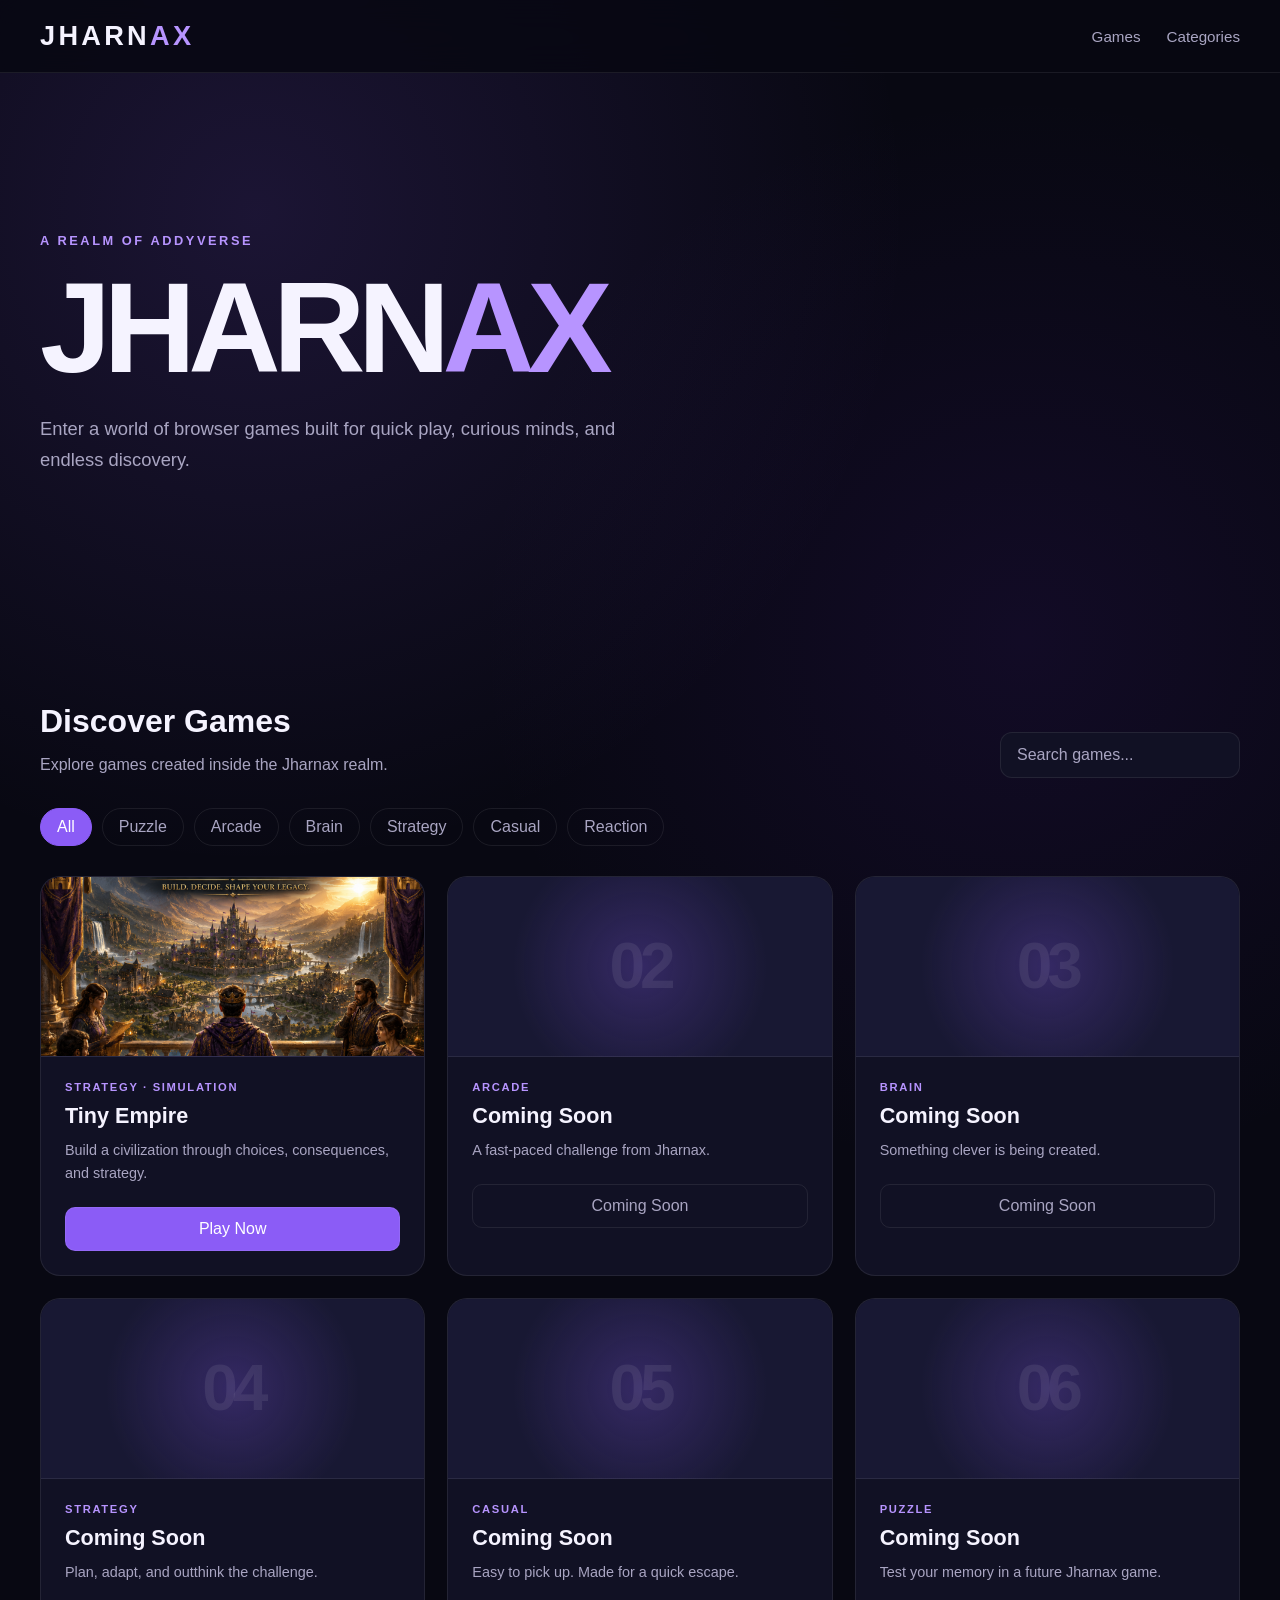
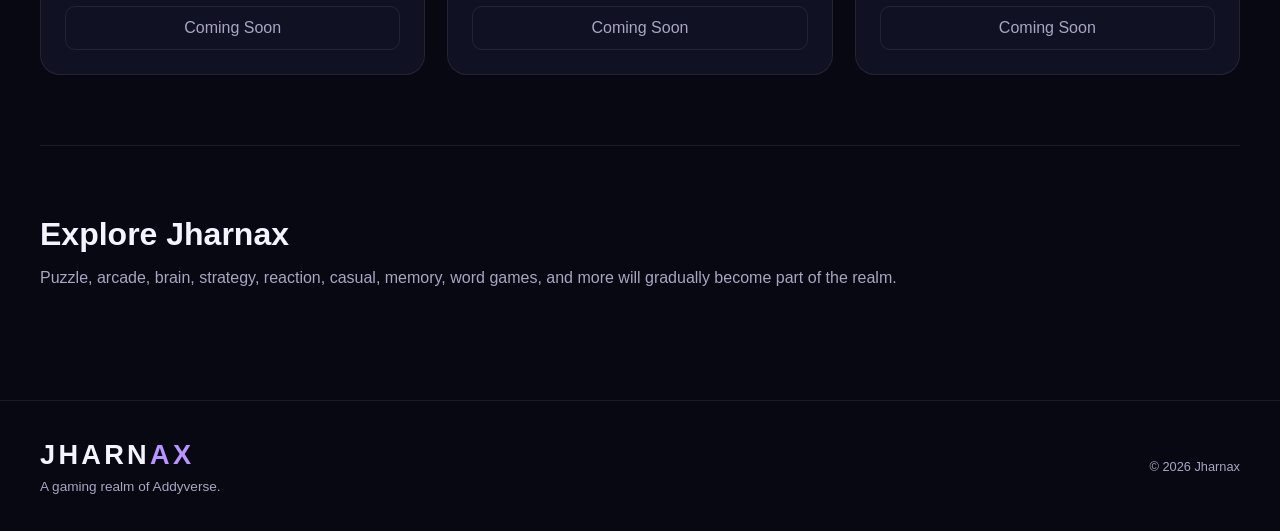
<file: index.html>
<!DOCTYPE html>
<html lang="en">

<head>

    <meta charset="UTF-8">

    <meta
        name="viewport"
        content="width=device-width, initial-scale=1.0"
    >

    <title>Jharnax — Gaming Realm of Addyverse</title>

    <meta
        name="description"
        content="Jharnax — a gaming realm of Addyverse featuring original browser games."
    >

    <link
        rel="stylesheet"
        href="style.css"
    >

</head>


<body>


    <!-- HEADER -->

    <header class="site-header">

        <nav class="navbar">


            <a
                href="index.html"
                class="brand"
            >
                JHARN<span>AX</span>
            </a>


            <div class="nav-links">

                <a href="#games">
                    Games
                </a>


                <a href="#categories">
                    Categories
                </a>

            </div>


        </nav>

    </header>



    <!-- MAIN -->

    <main>


        <!-- HERO -->

        <section class="hero">

            <div class="hero-content">


                <div class="hero-eyebrow">
                    A realm of Addyverse
                </div>


                <h1>
                    JHARN<span>AX</span>
                </h1>


                <p class="hero-text">
                    Enter a world of browser games built for quick play,
                    curious minds, and endless discovery.
                </p>


            </div>

        </section>



        <!-- GAMES -->

        <section
            class="section"
            id="games"
        >


            <div class="section-heading">


                <div>

                    <h2 class="section-title">
                        Discover Games
                    </h2>


                    <p class="section-description">
                        Explore games created inside the Jharnax realm.
                    </p>

                </div>



                <div class="game-search">

                    <input
                        type="search"
                        id="gameSearch"
                        placeholder="Search games..."
                        aria-label="Search games"
                    >

                </div>


            </div>



            <!-- FILTERS -->

            <div
                class="category-filters"
                id="categoryFilters"
            >


                <button
                    class="filter-button active"
                    data-category="all"
                    type="button"
                >
                    All
                </button>


                <button
                    class="filter-button"
                    data-category="puzzle"
                    type="button"
                >
                    Puzzle
                </button>


                <button
                    class="filter-button"
                    data-category="arcade"
                    type="button"
                >
                    Arcade
                </button>


                <button
                    class="filter-button"
                    data-category="brain"
                    type="button"
                >
                    Brain
                </button>


                <button
                    class="filter-button"
                    data-category="strategy"
                    type="button"
                >
                    Strategy
                </button>


                <button
                    class="filter-button"
                    data-category="casual"
                    type="button"
                >
                    Casual
                </button>


                <button
                    class="filter-button"
                    data-category="reaction"
                    type="button"
                >
                    Reaction
                </button>


            </div>



            <!-- GAME CARDS -->

            <div
                class="game-grid"
                id="gameGrid"
            >


                <!-- GAME 01 — TINY EMPIRE -->

                <article
                    class="game-card"
                    data-category="strategy"
                    data-name="Tiny Empire"
                >


                    <div class="game-card-visual">

                        <img
                            src="games/pulse-shift/images/tiny-empire.png"
                            alt="Tiny Empire"
                        >

                    </div>



                    <div class="game-card-content">


                        <div class="game-category">
                            STRATEGY · SIMULATION
                        </div>


                        <h3>
                            Tiny Empire
                        </h3>


                        <p>
                            Build a civilization through choices,
                            consequences, and strategy.
                        </p>


                        <a
                            class="game-button"
                            href="games/pulse-shift/index.html"
                        >
                            Play Now
                        </a>


                    </div>


                </article>



                <!-- GAME 02 — PLACEHOLDER -->

                <article
                    class="game-card"
                    data-category="arcade"
                    data-name="Arcade Game"
                >


                    <div class="game-card-visual">

                        <span>
                            02
                        </span>

                    </div>


                    <div class="game-card-content">


                        <div class="game-category">
                            ARCADE
                        </div>


                        <h3>
                            Coming Soon
                        </h3>


                        <p>
                            A fast-paced challenge from Jharnax.
                        </p>


                        <button
                            class="game-button"
                            type="button"
                            disabled
                        >
                            Coming Soon
                        </button>


                    </div>


                </article>



                <!-- GAME 03 — PLACEHOLDER -->

                <article
                    class="game-card"
                    data-category="brain"
                    data-name="Brain Game"
                >


                    <div class="game-card-visual">

                        <span>
                            03
                        </span>

                    </div>


                    <div class="game-card-content">


                        <div class="game-category">
                            BRAIN
                        </div>


                        <h3>
                            Coming Soon
                        </h3>


                        <p>
                            Something clever is being created.
                        </p>


                        <button
                            class="game-button"
                            type="button"
                            disabled
                        >
                            Coming Soon
                        </button>


                    </div>


                </article>



                <!-- GAME 04 — PLACEHOLDER -->

                <article
                    class="game-card"
                    data-category="strategy"
                    data-name="Strategy Game"
                >


                    <div class="game-card-visual">

                        <span>
                            04
                        </span>

                    </div>


                    <div class="game-card-content">


                        <div class="game-category">
                            STRATEGY
                        </div>


                        <h3>
                            Coming Soon
                        </h3>


                        <p>
                            Plan, adapt, and outthink the challenge.
                        </p>


                        <button
                            class="game-button"
                            type="button"
                            disabled
                        >
                            Coming Soon
                        </button>


                    </div>


                </article>



                <!-- GAME 05 — PLACEHOLDER -->

                <article
                    class="game-card"
                    data-category="casual"
                    data-name="Casual Game"
                >


                    <div class="game-card-visual">

                        <span>
                            05
                        </span>

                    </div>


                    <div class="game-card-content">


                        <div class="game-category">
                            CASUAL
                        </div>


                        <h3>
                            Coming Soon
                        </h3>


                        <p>
                            Easy to pick up. Made for a quick escape.
                        </p>


                        <button
                            class="game-button"
                            type="button"
                            disabled
                        >
                            Coming Soon
                        </button>


                    </div>


                </article>



                <!-- GAME 06 — PLACEHOLDER -->

                <article
                    class="game-card"
                    data-category="puzzle"
                    data-name="Memory Game"
                >


                    <div class="game-card-visual">

                        <span>
                            06
                        </span>

                    </div>


                    <div class="game-card-content">


                        <div class="game-category">
                            PUZZLE
                        </div>


                        <h3>
                            Coming Soon
                        </h3>


                        <p>
                            Test your memory in a future Jharnax game.
                        </p>


                        <button
                            class="game-button"
                            type="button"
                            disabled
                        >
                            Coming Soon
                        </button>


                    </div>


                </article>


            </div>



            <!-- NO RESULTS -->

            <div
                class="no-results"
                id="noResults"
                hidden
            >
                No games found.
            </div>


        </section>



        <!-- CATEGORIES -->

        <section
            class="section categories-section"
            id="categories"
        >


            <h2 class="section-title">
                Explore Jharnax
            </h2>


            <p class="section-description">
                Puzzle, arcade, brain, strategy, reaction, casual,
                memory, word games, and more will gradually become
                part of the realm.
            </p>


        </section>


    </main>



    <!-- FOOTER -->

    <footer class="site-footer">


        <div class="footer-inner">


            <div>


                <div class="brand">
                    JHARN<span>AX</span>
                </div>


                <p>
                    A gaming realm of Addyverse.
                </p>


            </div>


            <div class="footer-copy">
                © 2026 Jharnax
            </div>


        </div>


    </footer>



    <!-- JAVASCRIPT -->

    <script src="script.js?v=20260811"></script>


</body>

</html>
</file>
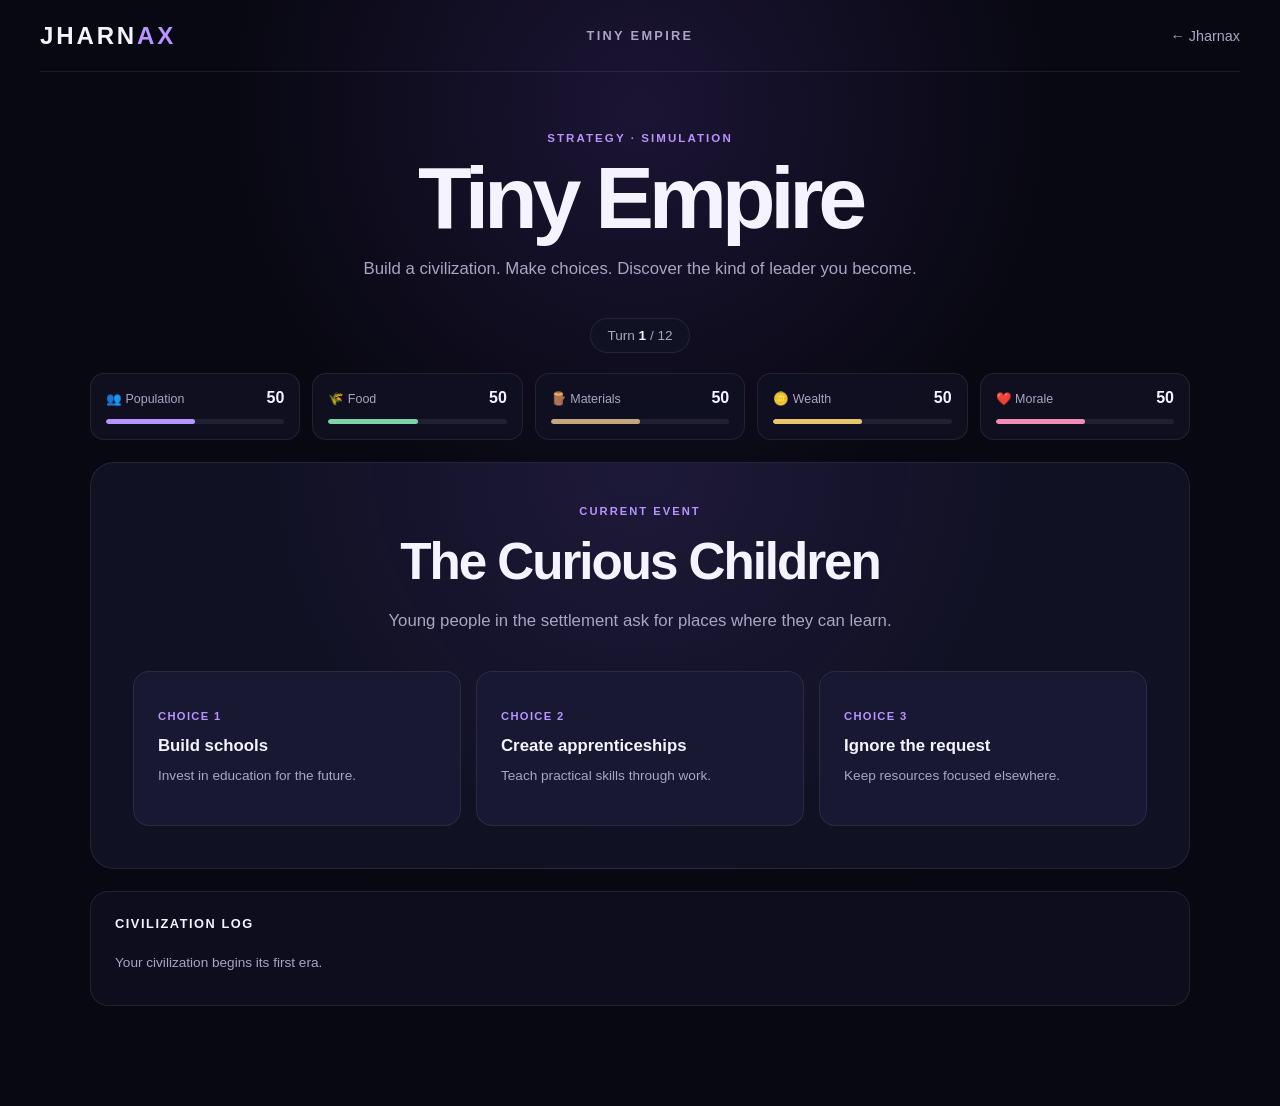
<file: games/pulse-shift/index.html>
<!DOCTYPE html>
<html lang="en">

<head>

    <meta charset="UTF-8">

    <meta
        name="viewport"
        content="width=device-width, initial-scale=1.0"
    >

    <title>Tiny Empire — Jharnax</title>

    <meta
        name="description"
        content="Tiny Empire — build a civilization through choices, consequences and discover the kind of leader you become."
    >

    <link rel="stylesheet" href="style.css">

</head>


<body>

<header class="game-header">

    <a
        href="../../index.html"
        class="brand"
    >
        JHARN<span>AX</span>
    </a>


    <div class="game-header-title">
        TINY EMPIRE
    </div>


    <a
        href="../../index.html"
        class="back-link"
    >
        ← Jharnax
    </a>

</header>



<main class="game-page">


    <!-- ==========================================
         GAME INTRO
         ========================================== -->

    <section class="game-intro">

        <div class="game-category">
            STRATEGY · SIMULATION
        </div>


        <h1>
            Tiny Empire
        </h1>


        <p>
            Build a civilization. Make choices. Discover the kind of leader you become.
        </p>

    </section>



    <!-- ==========================================
         TURN
         ========================================== -->

    <div class="turn-display">

        Turn

        <strong id="turnNumber">
            1
        </strong>

        / 12

    </div>



    <!-- ==========================================
         RESOURCES
         ========================================== -->

    <section class="resources">


        <div class="resource-card">

            <div class="resource-top">

                <span>
                    👥 Population
                </span>

                <strong id="populationValue">
                    50
                </strong>

            </div>


            <div class="resource-bar">

                <div
                    class="resource-fill population-fill"
                    id="populationBar"
                ></div>

            </div>

        </div>



        <div class="resource-card">

            <div class="resource-top">

                <span>
                    🌾 Food
                </span>

                <strong id="foodValue">
                    50
                </strong>

            </div>


            <div class="resource-bar">

                <div
                    class="resource-fill food-fill"
                    id="foodBar"
                ></div>

            </div>

        </div>



        <div class="resource-card">

            <div class="resource-top">

                <span>
                    🪵 Materials
                </span>

                <strong id="materialsValue">
                    50
                </strong>

            </div>


            <div class="resource-bar">

                <div
                    class="resource-fill materials-fill"
                    id="materialsBar"
                ></div>

            </div>

        </div>



        <div class="resource-card">

            <div class="resource-top">

                <span>
                    🪙 Wealth
                </span>

                <strong id="wealthValue">
                    50
                </strong>

            </div>


            <div class="resource-bar">

                <div
                    class="resource-fill wealth-fill"
                    id="wealthBar"
                ></div>

            </div>

        </div>



        <div class="resource-card">

            <div class="resource-top">

                <span>
                    ❤️ Morale
                </span>

                <strong id="moraleValue">
                    50
                </strong>

            </div>


            <div class="resource-bar">

                <div
                    class="resource-fill morale-fill"
                    id="moraleBar"
                ></div>

            </div>

        </div>

    </section>



    <!-- ==========================================
         EVENT
         ========================================== -->

    <section class="event-panel">

        <div class="event-label">
            CURRENT EVENT
        </div>


        <h2 id="eventTitle">
            The Early Rains
        </h2>


        <p
            class="event-description"
            id="eventDescription"
        >
            Heavy rain has arrived earlier than expected.
            Your farmers see an opportunity, but the roads
            are beginning to deteriorate.
        </p>


        <div
            class="choices"
            id="choices"
        >

            <!-- Choices generated by JavaScript -->

        </div>

    </section>



    <!-- ==========================================
         CIVILIZATION LOG
         ========================================== -->

    <section class="civilization-log">

        <div class="log-heading">
            Civilization Log
        </div>


        <div
            class="log-entries"
            id="logEntries"
        >

            <p>
                Your civilization begins its first era.
            </p>

        </div>

    </section>



    <!-- ==========================================
         END SCREEN
         ========================================== -->

    <section
        class="end-screen"
        id="endScreen"
        hidden
    >


        <div class="game-category">
            ERA COMPLETE
        </div>


        <h2 id="endingTitle">
            Your Era Is Complete
        </h2>


        <p
            class="ending-subtitle"
            id="endingSubtitle"
        ></p>



        <!-- ======================================
             FINAL STATS
             ====================================== -->

        <div class="final-stats">


            <div>

                <span>
                    Population
                </span>

                <strong id="finalPopulation"></strong>

            </div>


            <div>

                <span>
                    Food
                </span>

                <strong id="finalFood"></strong>

            </div>


            <div>

                <span>
                    Materials
                </span>

                <strong id="finalMaterials"></strong>

            </div>


            <div>

                <span>
                    Wealth
                </span>

                <strong id="finalWealth"></strong>

            </div>


            <div>

                <span>
                    Morale
                </span>

                <strong id="finalMorale"></strong>

            </div>

        </div>



        <!-- ======================================
             PERSONALITY ARTWORK
             ====================================== -->

        <div
            class="civilization-visual"
            id="civilizationVisual"
        >

            <!--
                JavaScript inserts the matching
                1280 × 1280 personality artwork here.
            -->

            <img
                id="personalityArtwork"
                src="images/strategist.png"
                alt="Your Tiny Empire personality"
            >

        </div>



        <!-- ======================================
             PERSONALITY RESULT
             ====================================== -->

        <section
            class="personality-result"
            id="personalityResult"
        >

            <div class="personality-result-label">
                YOUR LEADERSHIP ARCHETYPE
            </div>


            <h3
                class="personality-result-title"
                id="personalityTitle"
            >
                The Strategist
            </h3>


            <p
                class="personality-result-intro"
                id="personalityIntro"
            >
                Your choices reveal a tendency to think ahead,
                weigh consequences and preserve options before
                committing to a path.
            </p>

        </section>



        <!-- ======================================
             PERSONALITY ANALYSIS
             ====================================== -->

        <section
            class="personality-analysis"
            id="personalityAnalysis"
        >


            <article class="personality-card">

                <div class="personality-card-label">
                    HOW YOU DECIDE
                </div>


                <p id="personalityDecisionStyle">
                    You naturally look beyond the immediate outcome.
                    You tend to compare risks, alternatives and
                    future consequences before making an important move.
                </p>

            </article>



            <article class="personality-card">

                <div class="personality-card-label">
                    HOW YOU MOVE THROUGH LIFE
                </div>


                <p id="personalityLifePattern">
                    You are more comfortable when you understand where
                    a decision may lead. You often prefer creating
                    stability and preserving possibilities rather than
                    acting simply for the sake of action.
                </p>

            </article>



            <article class="personality-card">

                <div class="personality-card-label">
                    YOUR STRENGTH
                </div>


                <p id="personalityStrength">
                    You can remain thoughtful when circumstances become
                    complicated. You are capable of seeing connections
                    between decisions that other people may treat as
                    separate.
                </p>

            </article>



            <article class="personality-card">

                <div class="personality-card-label">
                    YOUR BLIND SPOT
                </div>


                <p id="personalityBlindSpot">
                    Careful thinking can become overthinking. When too
                    much depends on getting the decision right, you may
                    delay action or protect future possibilities at the
                    expense of the present moment.
                </p>

            </article>

        </section>



        <!-- ======================================
             DECISION PHILOSOPHY
             ====================================== -->

        <section
            class="decision-philosophy"
            id="decisionPhilosophy"
        >

            <div class="decision-philosophy-label">
                YOUR DECISION PHILOSOPHY
            </div>


            <p id="decisionPhilosophyText">
                You naturally think several moves ahead.
            </p>

        </section>



        <!-- ======================================
             FINAL STORY
             ====================================== -->

        <div class="final-story">

            <h3>
                Your Civilization
            </h3>


            <p id="finalStory"></p>

        </div>



        <!-- ======================================
             DEFINING TRAIT
             ====================================== -->

        <div class="defining-trait">

            <span>
                Your defining trait
            </span>


            <strong id="definingTrait">
            </strong>

        </div>



        <!-- ======================================
             ACTIONS
             ====================================== -->

        <div class="end-actions">


            <button
                id="playAgainButton"
                class="primary-button"
                type="button"
            >
                Build Again
            </button>


            <a
                href="../../index.html"
                class="secondary-button"
            >
                Return to Jharnax
            </a>

        </div>


    </section>

</main>



<script src="script.js"></script>

</body>

</html>
</file>
<file: style.css>
:root {
    --jharnax-bg: #080812;
    --jharnax-surface: #111124;
    --jharnax-surface-light: #181833;
    --jharnax-text: #f5f3ff;
    --jharnax-muted: #a9a5c2;
    --jharnax-accent: #8b5cf6;
    --jharnax-accent-light: #b794ff;
    --jharnax-border: rgba(255, 255, 255, 0.08);
}

* {
    box-sizing: border-box;
}

html {
    scroll-behavior: smooth;
}

body {
    margin: 0;
    min-height: 100vh;

    font-family:
        Arial,
        Helvetica,
        sans-serif;

    background:
        radial-gradient(
            circle at 20% 10%,
            rgba(139, 92, 246, 0.15),
            transparent 30%
        ),
        radial-gradient(
            circle at 80% 30%,
            rgba(91, 33, 182, 0.12),
            transparent 30%
        ),
        var(--jharnax-bg);

    color: var(--jharnax-text);
}

a {
    color: inherit;
    text-decoration: none;
}

button,
input {
    font: inherit;
}

h1,
h2,
h3,
p {
    margin: 0;
}

::selection {
    background: var(--jharnax-accent);
    color: white;
}

/* =========================
   BRAND
========================= */

.brand {
    font-size: 1.7rem;
    font-weight: 900;
    letter-spacing: 0.12em;
    color: var(--jharnax-text);
}

.brand span {
    color: var(--jharnax-accent-light);
}

/* =========================
   HEADER
========================= */

.site-header {
    position: sticky;
    top: 0;
    z-index: 100;

    border-bottom: 1px solid var(--jharnax-border);

    background: rgba(8, 8, 18, 0.85);

    backdrop-filter: blur(16px);
}

.navbar {
    width: min(1200px, calc(100% - 40px));
    min-height: 72px;

    margin: 0 auto;

    display: flex;
    align-items: center;
    justify-content: space-between;

    gap: 30px;
}

.nav-links {
    display: flex;
    align-items: center;
    gap: 26px;
}

.nav-links a {
    color: var(--jharnax-muted);
    font-size: 0.95rem;

    transition: color 0.2s ease;
}

.nav-links a:hover {
    color: var(--jharnax-text);
}

/* =========================
   HERO
========================= */

.hero {
    width: min(1200px, calc(100% - 40px));
    min-height: 560px;

    margin: 0 auto;

    display: flex;
    align-items: center;

    padding: 90px 0;
}

.hero-content {
    max-width: 760px;
}

.hero-eyebrow {
    display: inline-block;

    margin-bottom: 22px;

    color: var(--jharnax-accent-light);

    font-size: 0.8rem;
    font-weight: 700;
    letter-spacing: 0.2em;
    text-transform: uppercase;
}

.hero h1 {
    font-size: clamp(4rem, 10vw, 8rem);
    line-height: 0.9;
    letter-spacing: -0.06em;
}

.hero h1 span {
    color: var(--jharnax-accent-light);
}

.hero-text {
    max-width: 600px;

    margin-top: 28px;

    color: var(--jharnax-muted);

    font-size: 1.15rem;
    line-height: 1.7;
}

/* =========================
   SECTIONS
========================= */

.section {
    width: min(1200px, calc(100% - 40px));

    margin: 0 auto;

    padding: 70px 0;
}

.section-heading {
    display: flex;
    align-items: flex-end;
    justify-content: space-between;

    gap: 30px;
}

.section-title {
    font-size: 2rem;
    margin-bottom: 12px;
}

.section-description {
    color: var(--jharnax-muted);
    line-height: 1.6;
}

/* =========================
   SEARCH
========================= */

.game-search input {
    width: 240px;

    padding: 13px 16px;

    border: 1px solid var(--jharnax-border);
    border-radius: 12px;

    outline: none;

    background: var(--jharnax-surface);
    color: var(--jharnax-text);

    transition:
        border-color 0.2s ease,
        box-shadow 0.2s ease;
}

.game-search input::placeholder {
    color: var(--jharnax-muted);
}

.game-search input:focus {
    border-color: var(--jharnax-accent);

    box-shadow:
        0 0 0 3px rgba(139, 92, 246, 0.15);
}

/* =========================
   CATEGORY FILTERS
========================= */

.category-filters {
    display: flex;
    flex-wrap: wrap;

    gap: 10px;

    margin-top: 30px;
}

.filter-button {
    padding: 9px 16px;

    border: 1px solid var(--jharnax-border);
    border-radius: 999px;

    background: transparent;
    color: var(--jharnax-muted);

    cursor: pointer;

    transition:
        background 0.2s ease,
        color 0.2s ease,
        border-color 0.2s ease;
}

.filter-button:hover {
    color: var(--jharnax-text);

    border-color:
        rgba(183, 148, 255, 0.35);
}

.filter-button.active {
    background: var(--jharnax-accent);
    color: white;

    border-color: var(--jharnax-accent);
}

/* =========================
   GAME GRID
========================= */

.game-grid {
    display: grid;

    grid-template-columns:
        repeat(3, minmax(0, 1fr));

    gap: 22px;

    margin-top: 30px;
}

/* =========================
   GAME CARD
========================= */

.game-card {
    overflow: hidden;

    border: 1px solid var(--jharnax-border);
    border-radius: 20px;

    background: var(--jharnax-surface);

    transition:
        transform 0.25s ease,
        border-color 0.25s ease;
}

.game-card:hover {
    transform: translateY(-5px);

    border-color:
        rgba(183, 148, 255, 0.35);
}

/* =========================
   GAME VISUAL
========================= */

.game-card-visual {
    width: 100%;
    height: 180px;
    min-height: 180px;

    display: flex;
    align-items: center;
    justify-content: center;

    overflow: hidden;

    background:
        radial-gradient(
            circle at center,
            rgba(139, 92, 246, 0.25),
            transparent 60%
        ),
        var(--jharnax-surface-light);

    border-bottom: 1px solid var(--jharnax-border);
}

/* Game artwork */
.game-card-visual img {
    display: block;

    width: 100%;
    height: 100%;

    object-fit: cover;
    object-position: center;
}

.game-card-visual span {
    font-size: 4rem;
    font-weight: 900;

    letter-spacing: -0.08em;

    color: rgba(255, 255, 255, 0.08);
}

/* =========================
   GAME CONTENT
========================= */

.game-card-content {
    padding: 24px;
}

.game-category {
    margin-bottom: 10px;

    color: var(--jharnax-accent-light);

    font-size: 0.7rem;
    font-weight: 800;

    letter-spacing: 0.15em;
}

.game-card h3 {
    font-size: 1.35rem;
}

.game-card p {
    margin-top: 10px;

    color: var(--jharnax-muted);

    font-size: 0.9rem;
    line-height: 1.6;
}

/* =========================
   GAME BUTTON
========================= */

.game-button {
    display: block;

    width: 100%;

    margin-top: 22px;
    padding: 12px 16px;

    border: 1px solid var(--jharnax-border);
    border-radius: 10px;

    background: var(--jharnax-accent);
    color: white;

    text-align: center;
    text-decoration: none;

    cursor: pointer;

    transition:
        background 0.2s ease,
        transform 0.2s ease;
}

.game-button:hover {
    background: var(--jharnax-accent-light);

    transform: translateY(-2px);
}

/* Disabled placeholder buttons */

button.game-button:disabled {
    background: transparent;
    color: var(--jharnax-muted);

    cursor: not-allowed;

    transform: none;
}

/* =========================
   NO RESULTS
========================= */

.no-results {
    padding: 50px 0;

    color: var(--jharnax-muted);

    text-align: center;
}

/* =========================
   CATEGORIES
========================= */

.categories-section {
    border-top: 1px solid var(--jharnax-border);
}

/* =========================
   FOOTER
========================= */

.site-footer {
    border-top: 1px solid var(--jharnax-border);

    margin-top: 40px;
}

.footer-inner {
    width: min(1200px, calc(100% - 40px));

    min-height: 130px;

    margin: 0 auto;

    display: flex;
    align-items: center;
    justify-content: space-between;

    gap: 30px;
}

.footer-inner p {
    margin-top: 8px;

    color: var(--jharnax-muted);

    font-size: 0.85rem;
}

.footer-copy {
    color: var(--jharnax-muted);

    font-size: 0.8rem;
}

/* =========================
   RESPONSIVE
========================= */

@media (max-width: 850px) {

    .game-grid {
        grid-template-columns:
            repeat(2, minmax(0, 1fr));
    }

    .section-heading {
        align-items: stretch;
        flex-direction: column;
    }

    .game-search input {
        width: 100%;
    }
}

@media (max-width: 600px) {

    .navbar {
        min-height: 64px;
    }

    .nav-links {
        gap: 14px;
    }

    .nav-links a {
        font-size: 0.85rem;
    }

    .hero {
        min-height: 500px;
        padding: 70px 0;
    }

    .hero h1 {
        font-size: clamp(3.5rem, 18vw, 6rem);
    }

    .hero-text {
        font-size: 1rem;
    }

    .game-grid {
        grid-template-columns: 1fr;
    }

    .footer-inner {
        align-items: flex-start;
        flex-direction: column;

        padding: 30px 0;
    }
}
</file>
<file: games/pulse-shift/style.css>
:root {

    --bg: #080812;

    --surface: #111124;

    --surface-light: #181833;

    --text: #f5f3ff;

    --muted: #a9a5c2;

    --accent: #8b5cf6;

    --accent-light: #b794ff;

    --border: rgba(255, 255, 255, 0.08);

    --population: #b794ff;

    --food: #7dd3a8;

    --materials: #c4a77d;

    --wealth: #e8c76a;

    --morale: #f28bb5;

}


* {

    box-sizing: border-box;

}


html {

    scroll-behavior: smooth;

}


body {

    margin: 0;

    min-height: 100vh;

    font-family:
        Arial,
        Helvetica,
        sans-serif;

    background:

        radial-gradient(
            circle at 50% 10%,
            rgba(139, 92, 246, 0.15),
            transparent 35%
        ),

        var(--bg);

    color: var(--text);

}


button {

    font: inherit;

}


a {

    color: inherit;

    text-decoration: none;

}



/* =========================
HEADER
========================= */


.game-header {

    width:
        min(
            1200px,
            calc(100% - 40px)
        );

    min-height: 72px;

    margin: 0 auto;

    display: grid;

    grid-template-columns:
        1fr auto 1fr;

    align-items: center;

    border-bottom:
        1px solid var(--border);

}


.brand {

    font-size: 1.5rem;

    font-weight: 900;

    letter-spacing: 0.12em;

}


.brand span {

    color: var(--accent-light);

}


.game-header-title {

    color: var(--muted);

    font-size: 0.8rem;

    font-weight: 800;

    letter-spacing: 0.18em;

}


.back-link {

    justify-self: end;

    color: var(--muted);

    font-size: 0.9rem;

}


.back-link:hover {

    color: var(--text);

}



/* =========================
PAGE
========================= */


.game-page {

    width:
        min(
            1100px,
            calc(100% - 40px)
        );

    margin: 0 auto;

    padding:
        60px 0 100px;

}



/* =========================
INTRO
========================= */


.game-intro {

    text-align: center;

}


.game-category {

    color: var(--accent-light);

    font-size: 0.72rem;

    font-weight: 800;

    letter-spacing: 0.18em;

}


.game-intro h1 {

    margin: 12px 0;

    font-size:
        clamp(
            3rem,
            7vw,
            5.5rem
        );

    line-height: 0.95;

    letter-spacing: -0.06em;

}


.game-intro p {

    color: var(--muted);

    font-size: 1.05rem;

    line-height: 1.6;

}



/* =========================
TURN
========================= */


.turn-display {

    width: fit-content;

    margin:
        35px auto 20px;

    padding:
        9px 16px;

    border:
        1px solid var(--border);

    border-radius: 999px;

    background: var(--surface);

    color: var(--muted);

    font-size: 0.85rem;

}


.turn-display strong {

    color: var(--text);

}



/* =========================
RESOURCES
========================= */


.resources {

    display: grid;

    grid-template-columns:
        repeat(
            5,
            minmax(0, 1fr)
        );

    gap: 12px;

}


.resource-card {

    padding: 15px;

    border:
        1px solid var(--border);

    border-radius: 14px;

    background:
        rgba(
            17,
            17,
            36,
            0.85
        );

}


.resource-top {

    display: flex;

    align-items: center;

    justify-content: space-between;

    gap: 10px;

    color: var(--muted);

    font-size: 0.78rem;

}


.resource-top strong {

    color: var(--text);

    font-size: 1rem;

}


.resource-bar {

    height: 5px;

    margin-top: 12px;

    overflow: hidden;

    border-radius: 999px;

    background:
        rgba(
            255,
            255,
            255,
            0.07
        );

}


.resource-fill {

    width: 50%;

    height: 100%;

    border-radius: inherit;

    transition:
        width 0.4s ease;

}


.population-fill {

    background: var(--population);

}


.food-fill {

    background: var(--food);

}


.materials-fill {

    background: var(--materials);

}


.wealth-fill {

    background: var(--wealth);

}


.morale-fill {

    background: var(--morale);

}



/* =========================
EVENT PANEL
========================= */


.event-panel {

    margin-top: 22px;

    padding: 42px;

    border:
        1px solid var(--border);

    border-radius: 24px;

    background:

        radial-gradient(
            circle at 50% 0%,
            rgba(
                139,
                92,
                246,
                0.1
            ),
            transparent 55%
        ),

        var(--surface);

    text-align: center;

}


.event-label {

    color: var(--accent-light);

    font-size: 0.7rem;

    font-weight: 800;

    letter-spacing: 0.18em;

}


.event-panel h2 {

    margin: 15px 0;

    font-size:
        clamp(
            2rem,
            5vw,
            3.2rem
        );

    letter-spacing: -0.04em;

}


.event-description {

    max-width: 700px;

    margin: 0 auto;

    color: var(--muted);

    font-size: 1.05rem;

    line-height: 1.75;

}



/* =========================
CHOICES
========================= */


.choices {

    display: grid;

    grid-template-columns:
        repeat(
            3,
            minmax(0, 1fr)
        );

    gap: 15px;

    margin-top: 35px;

}


.choice-button {

    min-height: 155px;

    padding: 24px;

    border:
        1px solid var(--border);

    border-radius: 16px;

    background: var(--surface-light);

    color: var(--text);

    text-align: left;

    cursor: pointer;

    transition:

        transform 0.2s ease,

        border-color 0.2s ease,

        background 0.2s ease;

}


.choice-button:hover {

    transform:
        translateY(-4px);

    border-color:
        rgba(
            183,
            148,
            255,
            0.45
        );

    background:
        rgba(
            139,
            92,
            246,
            0.12
        );

}


.choice-number {

    display: block;

    margin-bottom: 14px;

    color: var(--accent-light);

    font-size: 0.7rem;

    font-weight: 800;

    letter-spacing: 0.12em;

}


.choice-title {

    display: block;

    margin-bottom: 9px;

    font-size: 1.05rem;

    font-weight: 700;

}


.choice-description {

    display: block;

    color: var(--muted);

    font-size: 0.85rem;

    line-height: 1.55;

}



/* =========================
LOG
========================= */


.civilization-log {

    margin-top: 22px;

    padding: 24px;

    border:
        1px solid var(--border);

    border-radius: 18px;

    background:
        rgba(
            17,
            17,
            36,
            0.65
        );

}


.log-heading {

    margin-bottom: 14px;

    color: var(--text);

    font-size: 0.8rem;

    font-weight: 800;

    letter-spacing: 0.12em;

    text-transform: uppercase;

}


.log-entries {

    max-height: 150px;

    overflow-y: auto;

}


.log-entries p {

    margin: 8px 0;

    color: var(--muted);

    font-size: 0.85rem;

    line-height: 1.5;

}



/* =========================
END SCREEN
========================= */


.end-screen {

    margin-top: 22px;

    padding:
        55px 30px 70px;

    border:
        1px solid var(--border);

    border-radius: 24px;

    background:

        radial-gradient(
            circle at 50% 0%,
            rgba(
                139,
                92,
                246,
                0.16
            ),
            transparent 55%
        ),

        var(--surface);

    text-align: center;

}


.end-screen h2 {

    margin:
        15px 0 10px;

    font-size:
        clamp(
            2.4rem,
            6vw,
            4rem
        );

    letter-spacing: -0.05em;

}


.ending-subtitle {

    color: var(--muted);

    font-size: 1.05rem;

    line-height: 1.6;

}



/* =========================
FINAL STATS
========================= */


.final-stats {

    max-width: 750px;

    margin:
        35px auto 42px;

    display: grid;

    grid-template-columns:
        repeat(
            5,
            1fr
        );

    gap: 10px;

}


.final-stats div {

    padding: 16px;

    border:
        1px solid var(--border);

    border-radius: 12px;

    background: var(--surface-light);

}


.final-stats span {

    display: block;

    margin-bottom: 7px;

    color: var(--muted);

    font-size: 0.7rem;

}


.final-stats strong {

    font-size: 1.2rem;

}



/* ==================================================
CIVILIZATION VISUAL
================================================== */


.civilization-visual {

    position: relative;

    width:
        min(
            820px,
            100%
        );

    height: 390px;

    margin:
        15px auto 50px;

    overflow: hidden;

    border:
        1px solid
        rgba(
            183,
            148,
            255,
            0.25
        );

    border-radius: 28px;

    background:

        radial-gradient(
            circle at 50% 50%,
            rgba(
                139,
                92,
                246,
                0.20
            ),
            transparent 30%
        ),

        radial-gradient(
            circle at 50% 50%,
            rgba(
                183,
                148,
                255,
                0.07
            ),
            transparent 55%
        ),

        #0b0b19;

    box-shadow:

        0 0 0 8px
            rgba(
                139,
                92,
                246,
                0.025
            ),

        0 30px 90px
            rgba(
                0,
                0,
                0,
                0.35
            );

}


/* subtle technical grid */


.visual-grid {

    position: absolute;

    inset: 0;

    opacity: 0.22;

    background-image:

        linear-gradient(
            rgba(
                183,
                148,
                255,
                0.07
            ) 1px,
            transparent 1px
        ),

        linear-gradient(
            90deg,
            rgba(
                183,
                148,
                255,
                0.07
            ) 1px,
            transparent 1px
        );

    background-size:
        42px 42px;

    mask-image:
        radial-gradient(
            circle at center,
            black,
            transparent 72%
        );

}



/* =========================
ORBIT RINGS
========================= */


.visual-orbit {

    position: absolute;

    left: 50%;

    top: 50%;

    border:
        1px solid
        rgba(
            183,
            148,
            255,
            0.16
        );

    border-radius: 50%;

    transform:
        translate(
            -50%,
            -50%
        );

}


.orbit-one {

    width: 190px;

    height: 190px;

    transform:
        translate(
            -50%,
            -50%
        )
        rotate(18deg);

}


.orbit-two {

    width: 285px;

    height: 160px;

    transform:
        translate(
            -50%,
            -50%
        )
        rotate(-28deg);

}


.orbit-three {

    width: 410px;

    height: 230px;

    border-color:
        rgba(
            183,
            148,
            255,
            0.09
        );

    transform:
        translate(
            -50%,
            -50%
        )
        rotate(12deg);

}



/* =========================
CENTRAL CORE
========================= */


.visual-core {

    position: absolute;

    left: 50%;

    top: 50%;

    width: 135px;

    height: 135px;

    transform:
        translate(
            -50%,
            -50%
        );

    display: flex;

    align-items: center;

    justify-content: center;

}


.core-ring {

    position: absolute;

    inset: 0;

    border-radius: 50%;

}


.ring-outer {

    border:
        1px solid
        rgba(
            183,
            148,
            255,
            0.35
        );

    box-shadow:
        0 0 35px
        rgba(
            139,
            92,
            246,
            0.15
        );

    animation:
        pulseRing 4s ease-in-out infinite;

}


.ring-middle {

    inset: 12px;

    border:
        1px solid
        rgba(
            183,
            148,
            255,
            0.24
        );

}


.ring-inner {

    inset: 28px;

    background:

        radial-gradient(
            circle,
            rgba(
                183,
                148,
                255,
                0.22
            ),
            rgba(
                139,
                92,
                246,
                0.05
            ) 60%,
            transparent 72%
        );

    border:
        1px solid
        rgba(
            183,
            148,
            255,
            0.4
        );

}



/* =========================
CORE SYMBOL
========================= */


.core-symbol {

    position: relative;

    width: 38px;

    height: 38px;

    transform:
        rotate(45deg);

}


.core-symbol span {

    position: absolute;

    display: block;

    border:
        2px solid
        var(--accent-light);

    opacity: 0.9;

}


.core-symbol span:nth-child(1) {

    width: 18px;

    height: 18px;

    left: 10px;

    top: 0;

}


.core-symbol span:nth-child(2) {

    width: 18px;

    height: 18px;

    left: 0;

    top: 10px;

}


.core-symbol span:nth-child(3) {

    width: 18px;

    height: 18px;

    left: 10px;

    top: 20px;

}



/* =========================
NODES
========================= */


.visual-node {

    position: absolute;

    width: 7px;

    height: 7px;

    border-radius: 50%;

    background:
        var(--accent-light);

    box-shadow:

        0 0 12px
        rgba(
            183,
            148,
            255,
            0.8
        );

}


.node-one {

    left: 24%;

    top: 35%;

}


.node-two {

    left: 72%;

    top: 29%;

}


.node-three {

    left: 79%;

    top: 66%;

}


.node-four {

    left: 20%;

    top: 67%;

}


.node-five {

    left: 50%;

    top: 17%;

}



/* =========================
VISUAL LABEL
========================= */


.visual-label {

    position: absolute;

    left: 50%;

    bottom: 28px;

    transform:
        translateX(-50%);

    display: flex;

    flex-direction: column;

    align-items: center;

    gap: 6px;

}


.visual-label span {

    color:
        rgba(
            245,
            243,
            255,
            0.55
        );

    font-size: 0.65rem;

    font-weight: 800;

    letter-spacing: 0.2em;

}


.visual-label strong {

    color: var(--accent-light);

    font-size: 1.05rem;

    letter-spacing: 0.16em;

    text-transform: uppercase;

}



/* =========================
FINAL STORY
========================= */


.final-story {

    max-width: 650px;

    margin:
        0 auto 35px;

    padding-top: 30px;

    border-top:
        1px solid var(--border);

}


.final-story h3 {

    margin-bottom: 12px;

    font-size: 1rem;

}


.final-story p {

    color: var(--muted);

    line-height: 1.75;

}



/* =========================
DEFINING TRAIT
========================= */


.defining-trait {

    margin:
        35px auto;

    display: flex;

    flex-direction: column;

    gap: 8px;

}


.defining-trait span {

    color: var(--muted);

    font-size: 0.75rem;

    text-transform: uppercase;

    letter-spacing: 0.15em;

}


.defining-trait strong {

    color: var(--accent-light);

    font-size: 1.8rem;

}



/* =========================
ACTIONS
========================= */


.end-actions {

    display: flex;

    align-items: center;

    justify-content: center;

    flex-wrap: wrap;

    gap: 2px;

}


.primary-button,
.secondary-button {

    display: inline-block;

    margin: 8px;

    padding:
        13px 24px;

    border-radius: 11px;

    font-weight: 700;

    cursor: pointer;

}


.primary-button {

    border: 0;

    background:
        var(--accent);

    color: white;

    transition:
        background 0.2s ease,
        transform 0.2s ease;

}


.primary-button:hover {

    background:
        var(--accent-light);

    transform:
        translateY(-2px);

}


.secondary-button {

    border:
        1px solid var(--border);

    color: var(--muted);

    transition:
        color 0.2s ease,
        border-color 0.2s ease;

}


.secondary-button:hover {

    color: var(--text);

    border-color:
        rgba(
            183,
            148,
            255,
            0.35
        );

}





/* ==================================================
   PERSONALITY ARTWORK
   Square 1280 × 1280 artwork — never crop or stretch
   ================================================== */

.civilization-visual {
    width: min(720px, 100%);
    height: auto;
    aspect-ratio: 1 / 1;
    margin: 15px auto 50px;

    position: relative;
    overflow: hidden;

    border: 1px solid rgba(183, 148, 255, 0.25);
    border-radius: 28px;

    background: #0b0b19;

    box-shadow:
        0 0 0 8px rgba(139, 92, 246, 0.025),
        0 30px 90px rgba(0, 0, 0, 0.35);

    display: flex;
    align-items: center;
    justify-content: center;
}

/* The generated personality artwork */
.civilization-visual img {
    display: block;

    width: 100%;
    height: 100%;

    max-width: none;

    object-fit: contain;
    object-position: center;

    border-radius: 26px;
}

/* If the old generated visual elements still exist,
   keep them completely out of the artwork presentation. */
.civilization-visual .visual-grid,
.civilization-visual .visual-orbit,
.civilization-visual .visual-core,
.civilization-visual .visual-node,
.civilization-visual .visual-label {
    display: none !important;
}


/* =========================
   ARTWORK RESPONSIVE
   ========================= */

@media (max-width: 850px) {

    .civilization-visual {
        width: min(620px, 100%);
        height: auto;
        aspect-ratio: 1 / 1;
        border-radius: 24px;
    }

    .civilization-visual img {
        border-radius: 22px;
    }

}

@media (max-width: 600px) {

    .civilization-visual {
        width: 100%;
        height: auto;
        aspect-ratio: 1 / 1;
        margin: 15px auto 40px;
        border-radius: 18px;
    }

    .civilization-visual img {
        border-radius: 16px;
    }

}


/* =========================
ANIMATION
========================= */


@keyframes pulseRing {

    0%,
    100% {

        transform:
            scale(1);

        opacity: 0.65;

    }

    50% {

        transform:
            scale(1.05);

        opacity: 1;

    }

}



/* =========================
HIDDEN
========================= */


[hidden] {

    display: none !important;

}



/* =========================
MOBILE
========================= */


@media (max-width: 850px) {


    .resources {

        grid-template-columns:
            repeat(
                2,
                minmax(0, 1fr)
            );

    }


    .resources
    .resource-card:last-child {

        grid-column:
            span 2;

    }


    .choices {

        grid-template-columns: 1fr;

    }


    .choice-button {

        min-height: auto;

    }


    .final-stats {

        grid-template-columns:
            repeat(
                2,
                1fr
            );

    }


    .final-stats
    div:last-child {

        grid-column:
            span 2;

    }


    .civilization-visual {

        height: 340px;

    }

}



/* =========================
SMALL MOBILE
========================= */


@media (max-width: 600px) {


    .game-header {

        width:
            calc(100% - 28px);

        grid-template-columns:
            1fr auto;

    }


    .game-header-title {

        display: none;

    }


    .game-page {

        width:
            calc(100% - 28px);

        padding-top: 45px;

    }


    .resources {

        grid-template-columns: 1fr;

    }


    .resources
    .resource-card:last-child {

        grid-column: auto;

    }


    .event-panel {

        padding:
            28px 18px;

    }


    .final-stats {

        grid-template-columns: 1fr;

    }


    .final-stats
    div:last-child {

        grid-column: auto;

    }


    .end-screen {

        padding:
            40px 18px 55px;

    }


    .civilization-visual {

        height: 290px;

        border-radius: 22px;

    }


    .orbit-one {

        width: 150px;

        height: 150px;

    }


    .orbit-two {

        width: 220px;

        height: 130px;

    }


    .orbit-three {

        width: 300px;

        height: 180px;

    }


    .visual-core {

        width: 110px;

        height: 110px;

    }


    .visual-label {

        bottom: 20px;

    }


    .visual-label strong {

        font-size: 0.9rem;

    }


    .visual-node {

        width: 6px;

        height: 6px;

    }

}
/* ==================================================
   TINY EMPIRE — PERSONALITY RESULT
   ================================================== */

/*
   The result artwork is supplied as a 1280 × 1280 image.
   Keep the presentation square on every screen size.
*/

.civilization-visual {
    width: min(720px, 100%) !important;
    height: auto !important;
    aspect-ratio: 1 / 1 !important;
    margin: 15px auto 50px !important;
    position: relative;
    overflow: hidden;
    display: flex;
    align-items: center;
    justify-content: center;
}

.civilization-visual img {
    display: block;
    width: 100%;
    height: 100%;
    max-width: none;
    object-fit: contain;
    object-position: center;
    border-radius: 26px;
}


/* Hide the old technical civilization visualization
   when the personality artwork is being used. */

.civilization-visual .visual-grid,
.civilization-visual .visual-orbit,
.civilization-visual .visual-core,
.civilization-visual .visual-node,
.civilization-visual .visual-label {
    display: none !important;
}


/* ==================================================
   PERSONALITY RESULT INTRO
   ================================================== */

.personality-result {
    max-width: 760px;
    margin: 0 auto 42px;
    padding: 36px 30px;
    border-top: 1px solid var(--border);
    border-bottom: 1px solid var(--border);
    text-align: center;
}

.personality-result-label {
    margin-bottom: 12px;
    color: var(--accent-light);
    font-size: 0.7rem;
    font-weight: 800;
    letter-spacing: 0.18em;
    text-transform: uppercase;
}

.personality-result-title {
    margin: 0 0 14px;
    color: var(--text);
    font-size: clamp(2rem, 5vw, 3rem);
    line-height: 1.05;
    letter-spacing: -0.04em;
}

.personality-result-intro {
    max-width: 650px;
    margin: 0 auto;
    color: var(--muted);
    font-size: 1.05rem;
    line-height: 1.8;
}


/* ==================================================
   PERSONALITY ANALYSIS
   ================================================== */

.personality-analysis {
    max-width: 850px;
    margin: 0 auto 42px;
    display: grid;
    grid-template-columns: repeat(2, minmax(0, 1fr));
    gap: 14px;
}

.personality-card {
    min-height: 190px;
    padding: 26px;
    border: 1px solid var(--border);
    border-radius: 18px;
    background:
        linear-gradient(
            145deg,
            rgba(139, 92, 246, 0.08),
            rgba(17, 17, 36, 0.9)
        );
    text-align: left;
}

.personality-card-label {
    margin-bottom: 14px;
    color: var(--accent-light);
    font-size: 0.68rem;
    font-weight: 800;
    letter-spacing: 0.16em;
    text-transform: uppercase;
}

.personality-card p {
    margin: 0;
    color: var(--muted);
    font-size: 0.95rem;
    line-height: 1.75;
}


/* ==================================================
   DECISION PHILOSOPHY
   ================================================== */

.decision-philosophy {
    max-width: 760px;
    margin: 0 auto 42px;
    padding: 30px;
    border: 1px solid rgba(183, 148, 255, 0.18);
    border-radius: 18px;
    background:
        radial-gradient(
            circle at 50% 0%,
            rgba(139, 92, 246, 0.10),
            transparent 65%
        ),
        rgba(17, 17, 36, 0.65);
    text-align: center;
}

.decision-philosophy-label {
    margin-bottom: 14px;
    color: var(--accent-light);
    font-size: 0.68rem;
    font-weight: 800;
    letter-spacing: 0.17em;
    text-transform: uppercase;
}

.decision-philosophy p {
    margin: 0;
    color: var(--text);
    font-size: 1.05rem;
    line-height: 1.8;
}


/* ==================================================
   STRONGER FINAL STORY
   ================================================== */

.final-story {
    max-width: 720px;
    margin: 0 auto 38px;
    padding: 34px 0 0;
    border-top: 1px solid var(--border);
    text-align: center;
}

.final-story h3 {
    margin: 0 0 14px;
    color: var(--text);
    font-size: 1.15rem;
}

.final-story p {
    margin: 0;
    color: var(--muted);
    font-size: 1rem;
    line-height: 1.8;
}


/* ==================================================
   DEFINING TRAIT
   ================================================== */

.defining-trait {
    margin: 40px auto;
    padding: 24px;
    border: 1px solid rgba(183, 148, 255, 0.16);
    border-radius: 16px;
    background: rgba(139, 92, 246, 0.05);
    display: flex;
    flex-direction: column;
    align-items: center;
    gap: 8px;
}

.defining-trait span {
    color: var(--muted);
    font-size: 0.7rem;
    font-weight: 800;
    letter-spacing: 0.15em;
    text-transform: uppercase;
}

.defining-trait strong {
    color: var(--accent-light);
    font-size: clamp(1.7rem, 4vw, 2.2rem);
    letter-spacing: 0.04em;
}


/* ==================================================
   PERSONALITY RESULT — MOBILE
   ================================================== */

@media (max-width: 850px) {

    .civilization-visual {
        width: min(620px, 100%) !important;
        height: auto !important;
        aspect-ratio: 1 / 1 !important;
        border-radius: 24px;
    }

    .civilization-visual img {
        border-radius: 22px;
    }

    .personality-analysis {
        grid-template-columns: 1fr;
    }

    .personality-card {
        min-height: auto;
    }

}


@media (max-width: 600px) {

    .civilization-visual {
        width: 100% !important;
        height: auto !important;
        aspect-ratio: 1 / 1 !important;
        margin: 15px auto 40px !important;
        border-radius: 18px;
    }

    .civilization-visual img {
        border-radius: 16px;
    }

    .personality-result {
        padding: 30px 18px;
    }

    .personality-result-title {
        font-size: 2rem;
    }

    .personality-result-intro {
        font-size: 0.95rem;
    }

    .personality-card {
        padding: 22px;
    }

    .decision-philosophy {
        padding: 24px 18px;
    }

}
</file>
